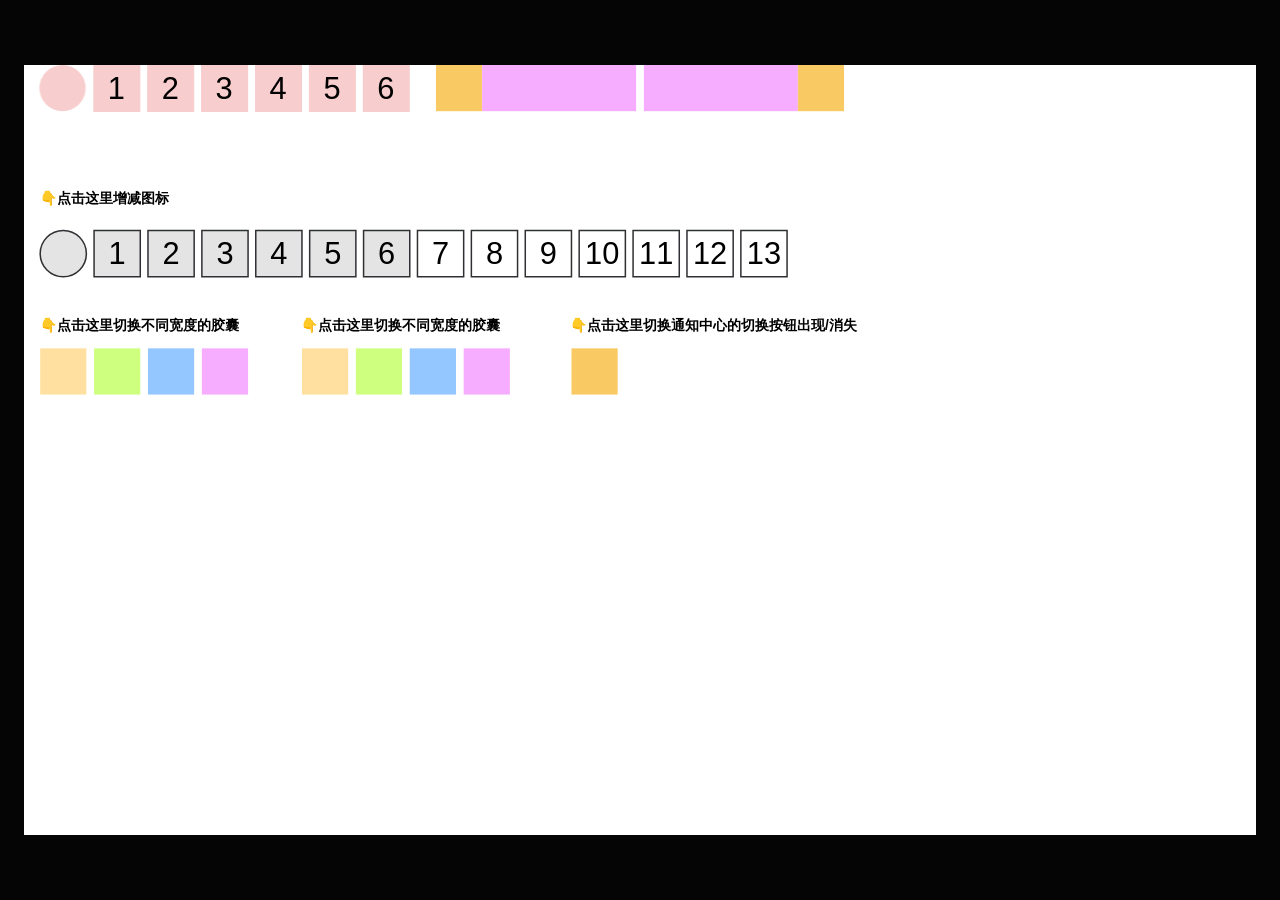
<file: index.html>
<!doctype html>
<html lang="en">
  <head>
    <meta charset="utf-8">
    <meta name="viewport" content="width=device-width, initial-scale=1">
    <title>Auto 3.0 Demo</title>
    <link rel="stylesheet" href="styles.css?v=20260713-hide-reference-1">
    <script src="app.js?v=20260713-hide-reference-1" defer></script>
  </head>
  <body>
    <main class="stage-shell" aria-label="Auto 3.0 interaction demo">
      <svg
        class="demo-canvas"
        viewBox="0 0 1600 1000"
        role="img"
        aria-labelledby="canvas-title"
        data-canvas-width="1600"
        data-canvas-height="1000"
      >
        <title id="canvas-title">Auto 3.0 static interaction canvas</title>

        <rect class="canvas-bg" x="0" y="0" width="1600" height="1000"></rect>

        <g id="status-strip" data-layer="status-strip">
          <g id="status-progress" data-layer="status-progress" data-x="535" data-y="0">
            <rect id="progress-start" class="shape yellow" x="0" y="0" width="60" height="60"></rect>
            <g id="agent-left-capsule-slot" data-slot="left">
              <g class="agent-left-capsule agent-capsule" data-agent-side="left" data-capsule-id="A" data-width="164" data-height="60">
                <rect class="agent-capsule-a" x="0" y="0" width="164" height="60"></rect>
              </g>
              <g class="agent-left-capsule agent-capsule" data-agent-side="left" data-capsule-id="B" data-width="128" data-height="60">
                <rect class="agent-capsule-b" x="0" y="0" width="128" height="60"></rect>
              </g>
              <g class="agent-left-capsule agent-capsule" data-agent-side="left" data-capsule-id="C" data-width="156" data-height="60">
                <rect class="agent-capsule-c" x="0" y="0" width="156" height="60"></rect>
              </g>
              <g class="agent-left-capsule agent-capsule" data-agent-side="left" data-capsule-id="D" data-width="200" data-height="60">
                <rect class="agent-capsule-d" x="0" y="0" width="200" height="60"></rect>
              </g>
            </g>
            <g id="agent-right-capsule-slot" data-slot="right">
              <g class="agent-right-capsule agent-capsule" data-agent-side="right" data-capsule-id="A" data-width="164" data-height="60">
                <rect class="agent-capsule-a" x="0" y="0" width="164" height="60"></rect>
              </g>
              <g class="agent-right-capsule agent-capsule" data-agent-side="right" data-capsule-id="B" data-width="128" data-height="60">
                <rect class="agent-capsule-b" x="0" y="0" width="128" height="60"></rect>
              </g>
              <g class="agent-right-capsule agent-capsule" data-agent-side="right" data-capsule-id="C" data-width="156" data-height="60">
                <rect class="agent-capsule-c" x="0" y="0" width="156" height="60"></rect>
              </g>
              <g class="agent-right-capsule agent-capsule" data-agent-side="right" data-capsule-id="D" data-width="200" data-height="60">
                <rect id="progress-track-2" class="agent-capsule-d" x="0" y="0" width="200" height="60"></rect>
              </g>
            </g>
            <g id="agent-more-slot" data-width="60" data-height="60">
              <g id="agent-more" data-width="60" data-height="60">
                <rect id="progress-end" class="shape yellow" x="0" y="0" width="60" height="60"></rect>
              </g>
            </g>
          </g>

          <g id="icon-list" data-layer="icon-list">
            <g class="icon-slot" data-icon-index="1" data-x="20" data-y="0" data-width="60" data-height="60">
              <g class="icon-frame">
                <circle id="status-avatar" class="shape pink" cx="30" cy="30" r="30"></circle>
              </g>
            </g>
            <g class="icon-slot" data-icon-index="2" data-x="90" data-y="0" data-width="60" data-height="60">
              <g class="icon-frame">
                <rect id="status-chip-1" class="shape pink" x="0" y="0" width="60" height="60"></rect>
              </g>
            </g>
            <g class="icon-slot" data-icon-index="3" data-x="160" data-y="0" data-width="60" data-height="60">
              <g class="icon-frame">
                <rect id="status-chip-2" class="shape pink" x="0" y="0" width="60" height="60"></rect>
              </g>
            </g>
            <g class="icon-slot" data-icon-index="4" data-x="230" data-y="0" data-width="60" data-height="60">
              <g class="icon-frame">
                <rect id="status-chip-3" class="shape pink" x="0" y="0" width="60" height="60"></rect>
              </g>
            </g>
            <g class="icon-slot" data-icon-index="5" data-x="300" data-y="0" data-width="60" data-height="60">
              <g class="icon-frame">
                <rect id="status-chip-4" class="shape pink" x="0" y="0" width="60" height="60"></rect>
              </g>
            </g>
            <g class="icon-slot" data-icon-index="6" data-x="370" data-y="0" data-width="60" data-height="60">
              <g class="icon-frame">
                <rect id="status-chip-5" class="shape pink" x="0" y="0" width="60" height="60"></rect>
              </g>
            </g>
            <g class="icon-slot" data-icon-index="7" data-x="440" data-y="0" data-width="60" data-height="60">
              <g class="icon-frame">
                <rect id="status-chip-6" class="shape pink" x="0" y="0" width="60" height="60"></rect>
              </g>
            </g>
            <g class="icon-slot" data-icon-index="8" data-x="510" data-y="0" data-width="60" data-height="60" data-initial-collapsed="true">
              <g class="icon-frame">
                <rect id="status-chip-7" class="shape pink" x="0" y="0" width="60" height="60"></rect>
              </g>
            </g>
            <g class="icon-slot" data-icon-index="9" data-x="580" data-y="0" data-width="60" data-height="60" data-initial-collapsed="true">
              <g class="icon-frame">
                <rect id="status-chip-8" class="shape pink" x="0" y="0" width="60" height="60"></rect>
              </g>
            </g>
            <g class="icon-slot" data-icon-index="10" data-x="650" data-y="0" data-width="60" data-height="60" data-initial-collapsed="true">
              <g class="icon-frame">
                <rect id="status-chip-9" class="shape pink" x="0" y="0" width="60" height="60"></rect>
              </g>
            </g>
            <g class="icon-slot" data-icon-index="11" data-x="720" data-y="0" data-width="60" data-height="60" data-initial-collapsed="true">
              <g class="icon-frame">
                <rect id="status-chip-10" class="shape pink" x="0" y="0" width="60" height="60"></rect>
              </g>
            </g>
            <g class="icon-slot" data-icon-index="12" data-x="790" data-y="0" data-width="60" data-height="60" data-initial-collapsed="true">
              <g class="icon-frame">
                <rect id="status-chip-11" class="shape pink" x="0" y="0" width="60" height="60"></rect>
              </g>
            </g>
            <g class="icon-slot" data-icon-index="13" data-x="860" data-y="0" data-width="60" data-height="60" data-initial-collapsed="true">
              <g class="icon-frame">
                <rect id="status-chip-12" class="shape pink" x="0" y="0" width="60" height="60"></rect>
              </g>
            </g>
            <g class="icon-slot" data-icon-index="14" data-x="930" data-y="0" data-width="60" data-height="60" data-initial-collapsed="true">
              <g class="icon-frame">
                <rect id="status-chip-13" class="shape pink" x="0" y="0" width="60" height="60"></rect>
              </g>
            </g>
          </g>

          <g id="icon-list-more" data-layer="icon-list-more" data-figma-node-id="1092:145313" data-x="440" data-y="0" data-width="86" data-height="60" aria-hidden="true">
            <g class="more-button">
              <rect class="more-button-bg" data-figma-node-id="1092:145309" x="0" y="0" width="60" height="60"></rect>
            </g>
            <rect class="more-divider" data-figma-node-id="1092:145312" x="84" y="0" width="2" height="60"></rect>
          </g>
        </g>

        <g id="focus-area" data-layer="focus-area" aria-hidden="true" style="display: none;">
          <rect id="focus-block" class="shape violet" x="440" y="103" width="60" height="60"></rect>
          <rect id="focus-caret" class="shape caret" x="524" y="103" width="2" height="60"></rect>
        </g>

        <g id="demo-hints" data-layer="demo-hints" aria-hidden="true">
          <text class="demo-label" x="21" y="166">👇点击这里增减图标</text>
          <text class="demo-label" x="21" y="331">👇点击这里切换不同宽度的胶囊</text>
          <text class="demo-label" x="360" y="331">👇点击这里切换不同宽度的胶囊</text>
          <text class="demo-label" x="709" y="331">👇点击这里切换通知中心的切换按钮出现/消失</text>
        </g>

        <g id="icon-list-simulation" data-layer="icon-list-simulation" aria-label="Icon list simulation controls">
          <g class="simulation-target" data-target-index="1" role="button" tabindex="0" aria-label="Toggle icon frame 1">
            <circle class="simulation-frame" cx="51" cy="245" r="30"></circle>
          </g>
          <g class="simulation-target" data-target-index="2" role="button" tabindex="0" aria-label="Toggle icon frame 2">
            <rect class="simulation-frame" x="91" y="215" width="60" height="60"></rect>
          </g>
          <g class="simulation-target" data-target-index="3" role="button" tabindex="0" aria-label="Toggle icon frame 3">
            <rect class="simulation-frame" x="161" y="215" width="60" height="60"></rect>
          </g>
          <g class="simulation-target" data-target-index="4" role="button" tabindex="0" aria-label="Toggle icon frame 4">
            <rect class="simulation-frame" x="231" y="215" width="60" height="60"></rect>
          </g>
          <g class="simulation-target" data-target-index="5" role="button" tabindex="0" aria-label="Toggle icon frame 5">
            <rect class="simulation-frame" x="301" y="215" width="60" height="60"></rect>
          </g>
          <g class="simulation-target" data-target-index="6" role="button" tabindex="0" aria-label="Toggle icon frame 6">
            <rect class="simulation-frame" x="371" y="215" width="60" height="60"></rect>
          </g>
          <g class="simulation-target" data-target-index="7" role="button" tabindex="0" aria-label="Toggle icon frame 7">
            <rect class="simulation-frame" x="441" y="215" width="60" height="60"></rect>
          </g>
          <g class="simulation-target" data-target-index="8" role="button" tabindex="0" aria-label="Toggle icon frame 8">
            <rect class="simulation-frame" x="511" y="215" width="60" height="60"></rect>
          </g>
          <g class="simulation-target" data-target-index="9" role="button" tabindex="0" aria-label="Toggle icon frame 9">
            <rect class="simulation-frame" x="581" y="215" width="60" height="60"></rect>
          </g>
          <g class="simulation-target" data-target-index="10" role="button" tabindex="0" aria-label="Toggle icon frame 10">
            <rect class="simulation-frame" x="651" y="215" width="60" height="60"></rect>
          </g>
          <g class="simulation-target" data-target-index="11" role="button" tabindex="0" aria-label="Toggle icon frame 11">
            <rect class="simulation-frame" x="721" y="215" width="60" height="60"></rect>
          </g>
          <g class="simulation-target" data-target-index="12" role="button" tabindex="0" aria-label="Toggle icon frame 12">
            <rect class="simulation-frame" x="791" y="215" width="60" height="60"></rect>
          </g>
          <g class="simulation-target" data-target-index="13" role="button" tabindex="0" aria-label="Toggle icon frame 13">
            <rect class="simulation-frame" x="861" y="215" width="60" height="60"></rect>
          </g>
          <g class="simulation-target" data-target-index="14" role="button" tabindex="0" aria-label="Toggle icon frame 14">
            <rect class="simulation-frame" x="931" y="215" width="60" height="60"></rect>
          </g>
        </g>

        <g id="agent-left-controls" data-layer="agent-left-controls" aria-label="Agentbar left capsule controls">
          <g class="agent-left-control" data-agent-left-target="A" role="button" tabindex="0" aria-label="Switch left capsule to A">
            <rect class="agent-control-frame agent-control-a" x="21" y="368" width="60" height="60"></rect>
          </g>
          <g class="agent-left-control" data-agent-left-target="B" role="button" tabindex="0" aria-label="Switch left capsule to B">
            <rect class="agent-control-frame agent-control-b" x="91" y="368" width="60" height="60"></rect>
          </g>
          <g class="agent-left-control" data-agent-left-target="C" role="button" tabindex="0" aria-label="Switch left capsule to C">
            <rect class="agent-control-frame agent-control-c" x="161" y="368" width="60" height="60"></rect>
          </g>
          <g class="agent-left-control" data-agent-left-target="D" role="button" tabindex="0" aria-label="Switch left capsule to D">
            <rect class="agent-control-frame agent-control-d" x="231" y="368" width="60" height="60"></rect>
          </g>
        </g>
        <g id="agent-right-controls" data-layer="agent-right-controls" aria-label="Agentbar right capsule controls">
          <g class="agent-right-control" data-agent-right-target="A" role="button" tabindex="0" aria-label="Switch right capsule to A">
            <rect class="agent-control-frame agent-control-a" x="361" y="368" width="60" height="60"></rect>
          </g>
          <g class="agent-right-control" data-agent-right-target="B" role="button" tabindex="0" aria-label="Switch right capsule to B">
            <rect class="agent-control-frame agent-control-b" x="431" y="368" width="60" height="60"></rect>
          </g>
          <g class="agent-right-control" data-agent-right-target="C" role="button" tabindex="0" aria-label="Switch right capsule to C">
            <rect class="agent-control-frame agent-control-c" x="501" y="368" width="60" height="60"></rect>
          </g>
          <g class="agent-right-control" data-agent-right-target="D" role="button" tabindex="0" aria-label="Switch right capsule to D">
            <rect class="agent-control-frame agent-control-d" x="571" y="368" width="60" height="60"></rect>
          </g>
        </g>
        <g id="agent-more-toggle-control" class="agent-more-toggle-control" data-agent-more-toggle role="button" tabindex="0" aria-label="Toggle agentbar more">
          <rect class="agent-control-frame" x="711" y="368" width="60" height="60"></rect>
        </g>

        <g id="capsule-width-samples" data-layer="capsule-width-samples" aria-hidden="true" style="display: none;">
          <rect class="capsule-sample-a" x="91" y="482" width="164" height="60"></rect>
          <rect class="capsule-sample-b" x="273" y="482" width="128" height="60"></rect>
          <rect class="capsule-sample-c" x="419" y="482" width="156" height="60"></rect>
          <rect class="capsule-sample-d" x="593" y="482" width="200" height="60"></rect>
        </g>
      </svg>
    </main>
  </body>
</html>
</file>
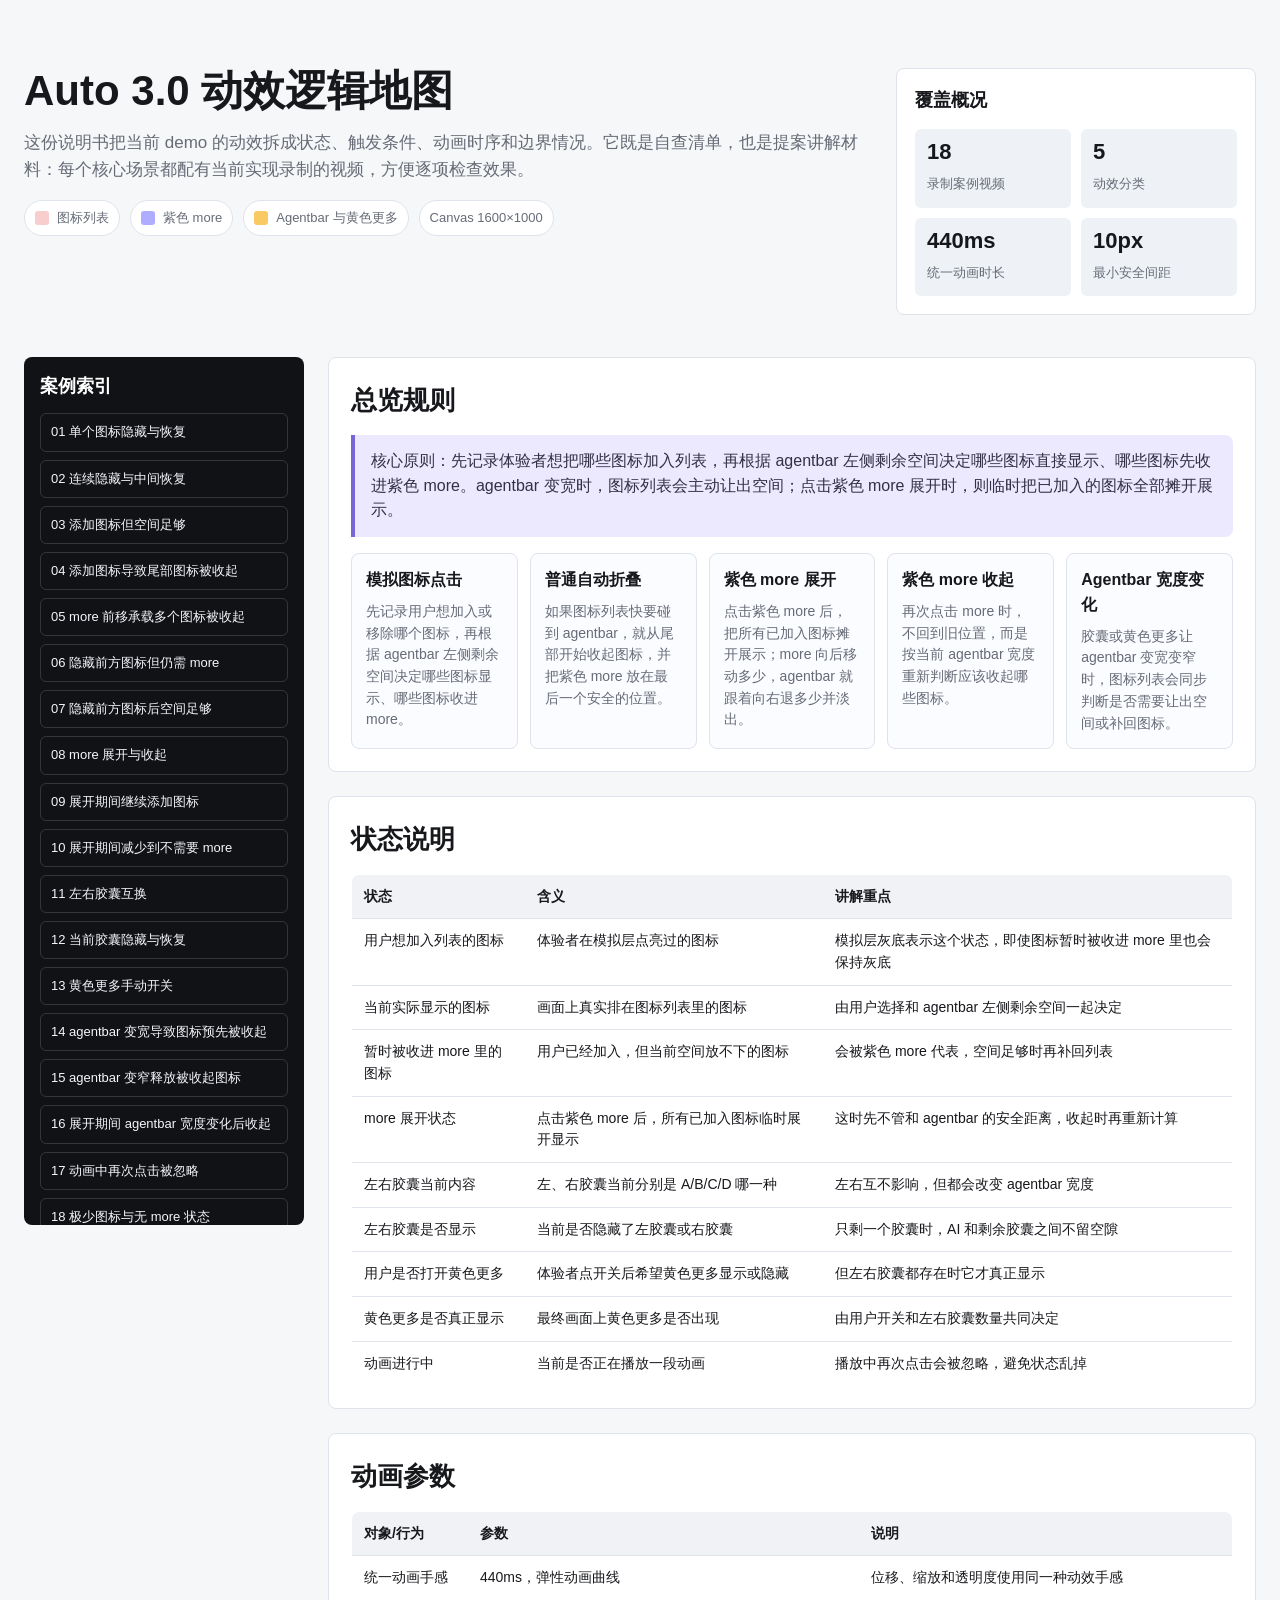
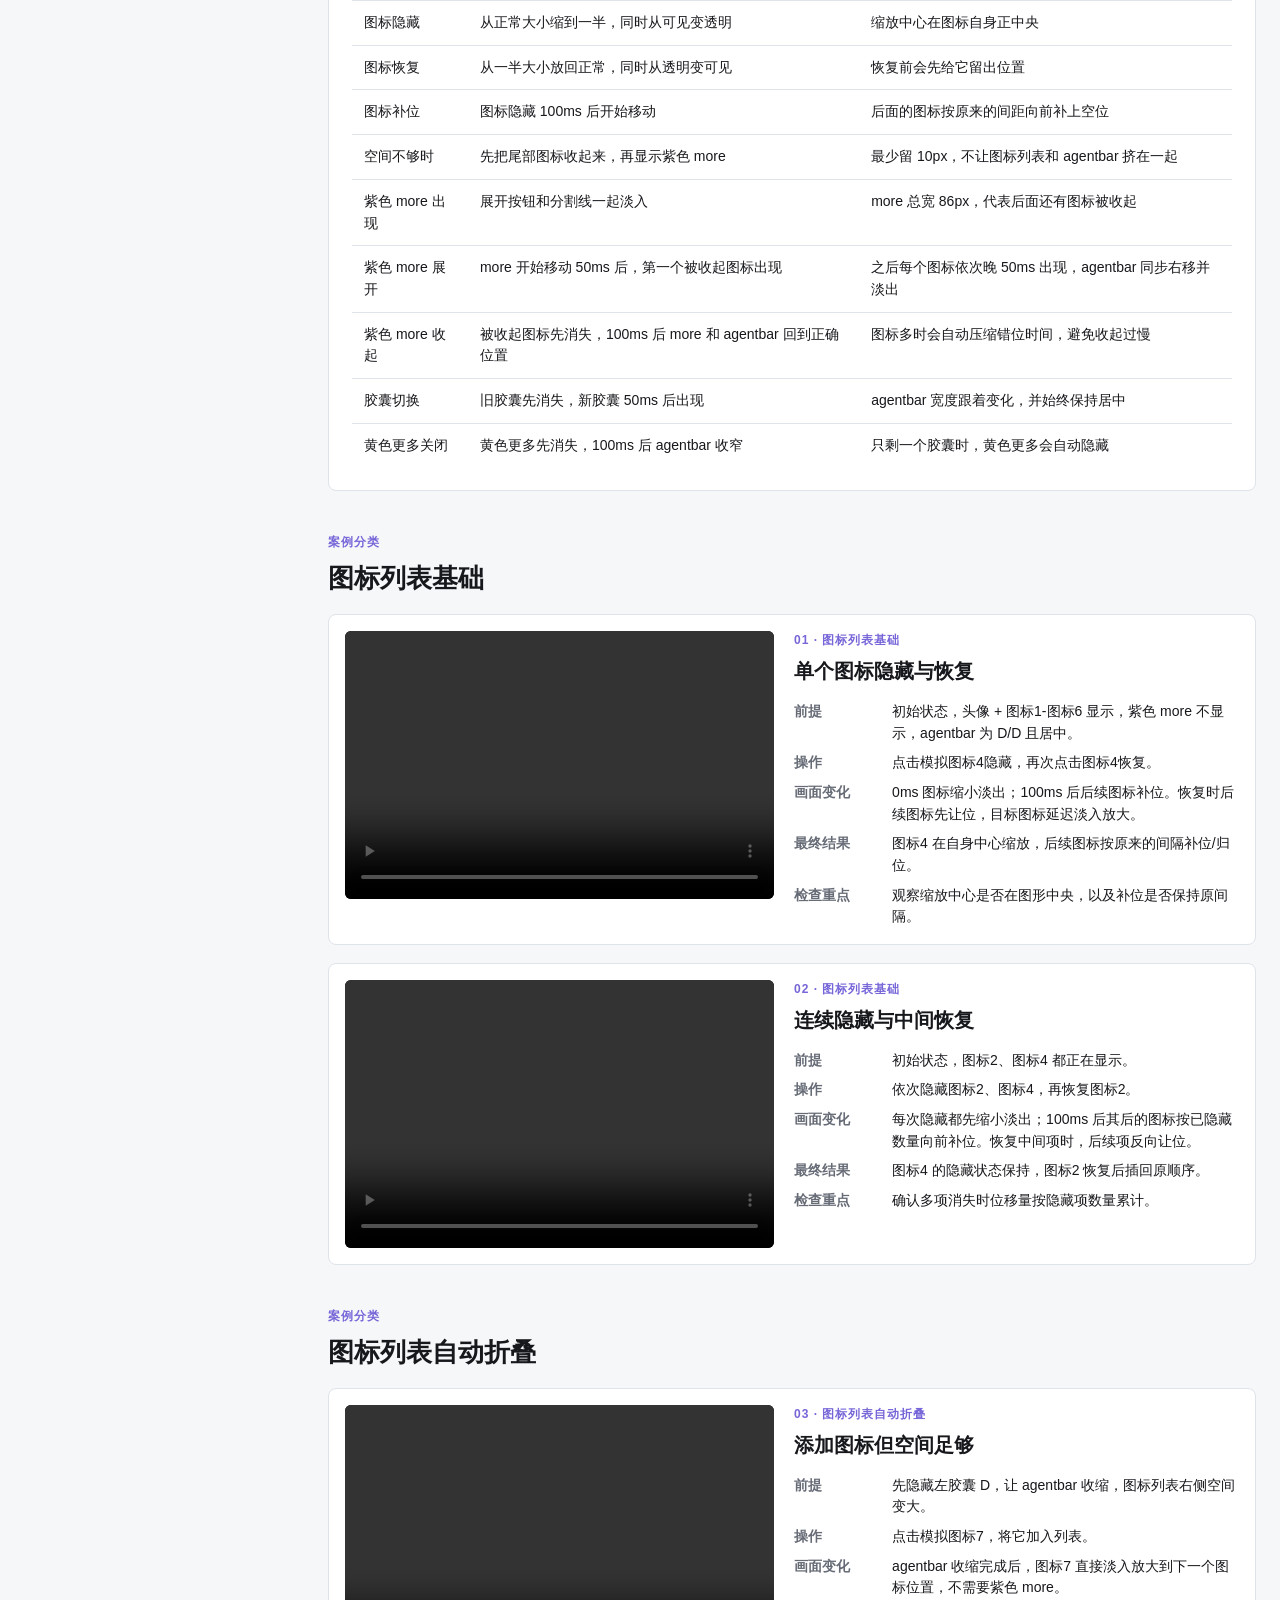
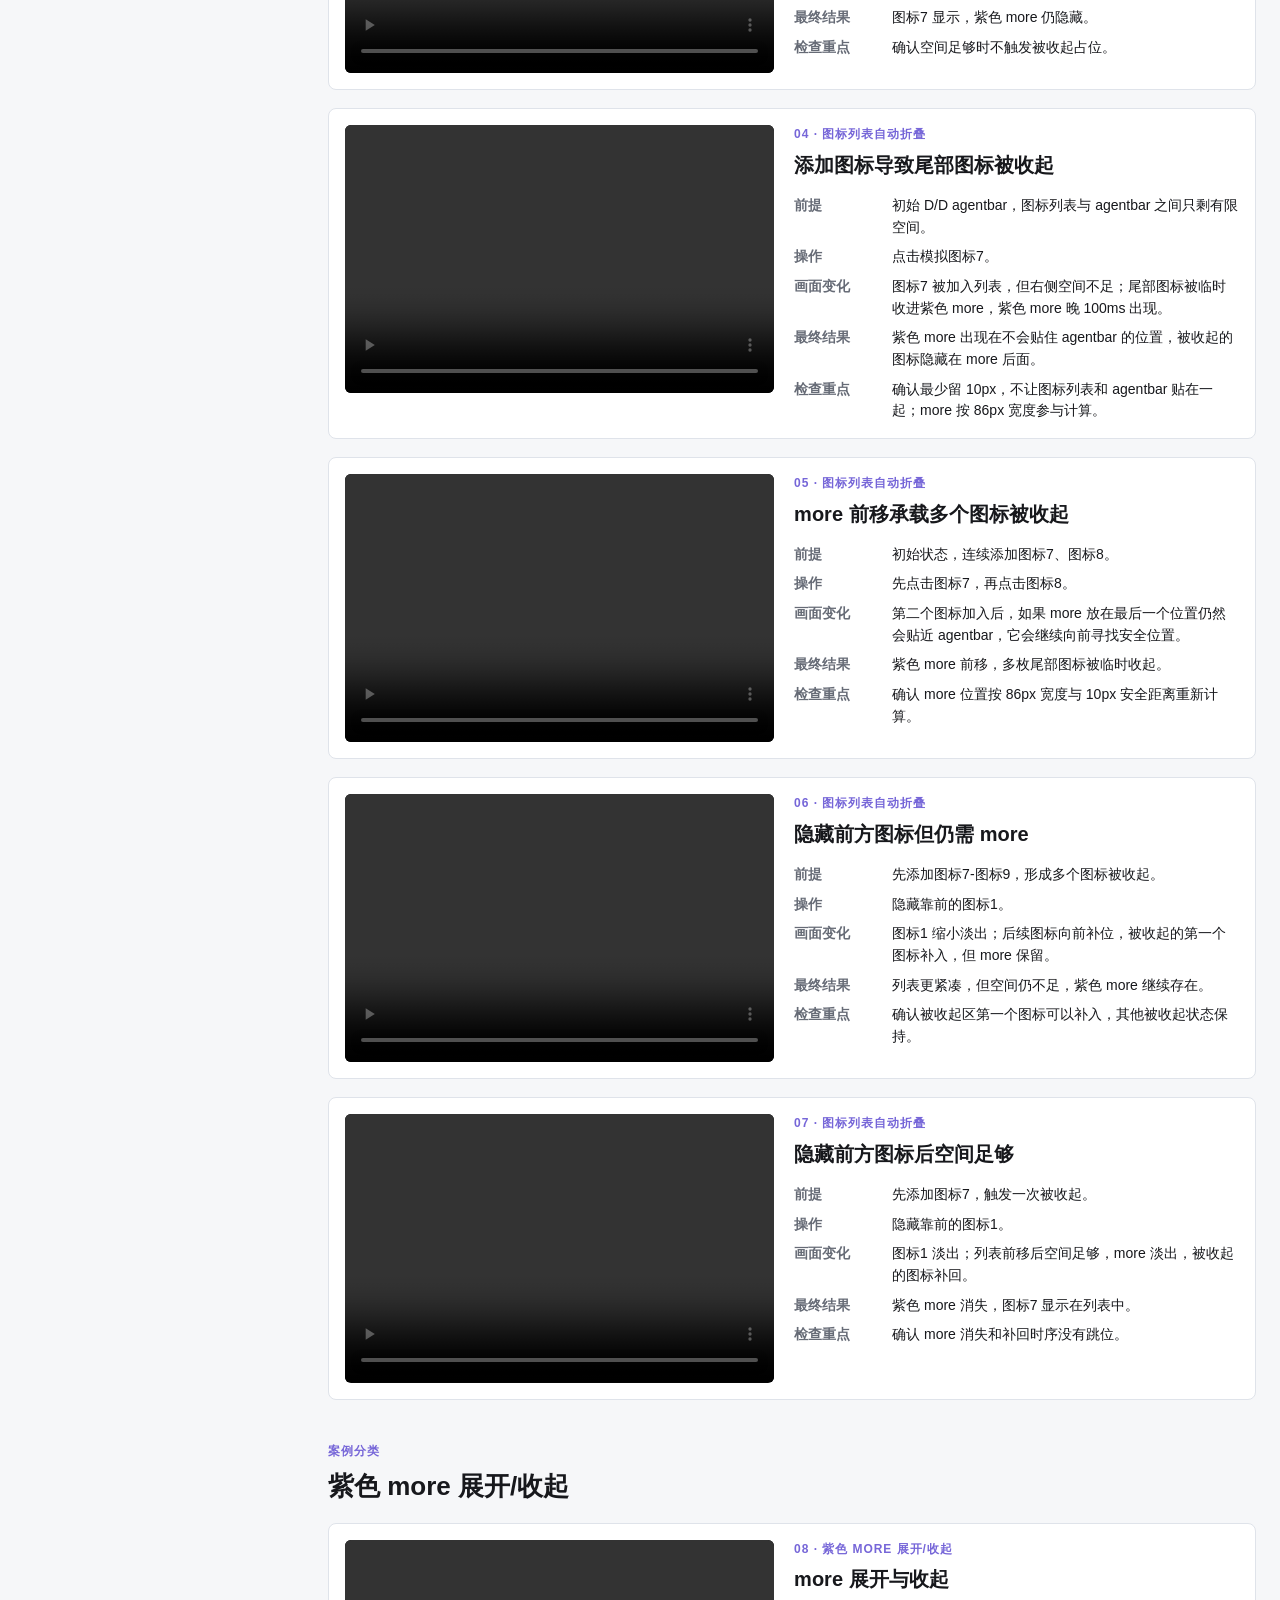
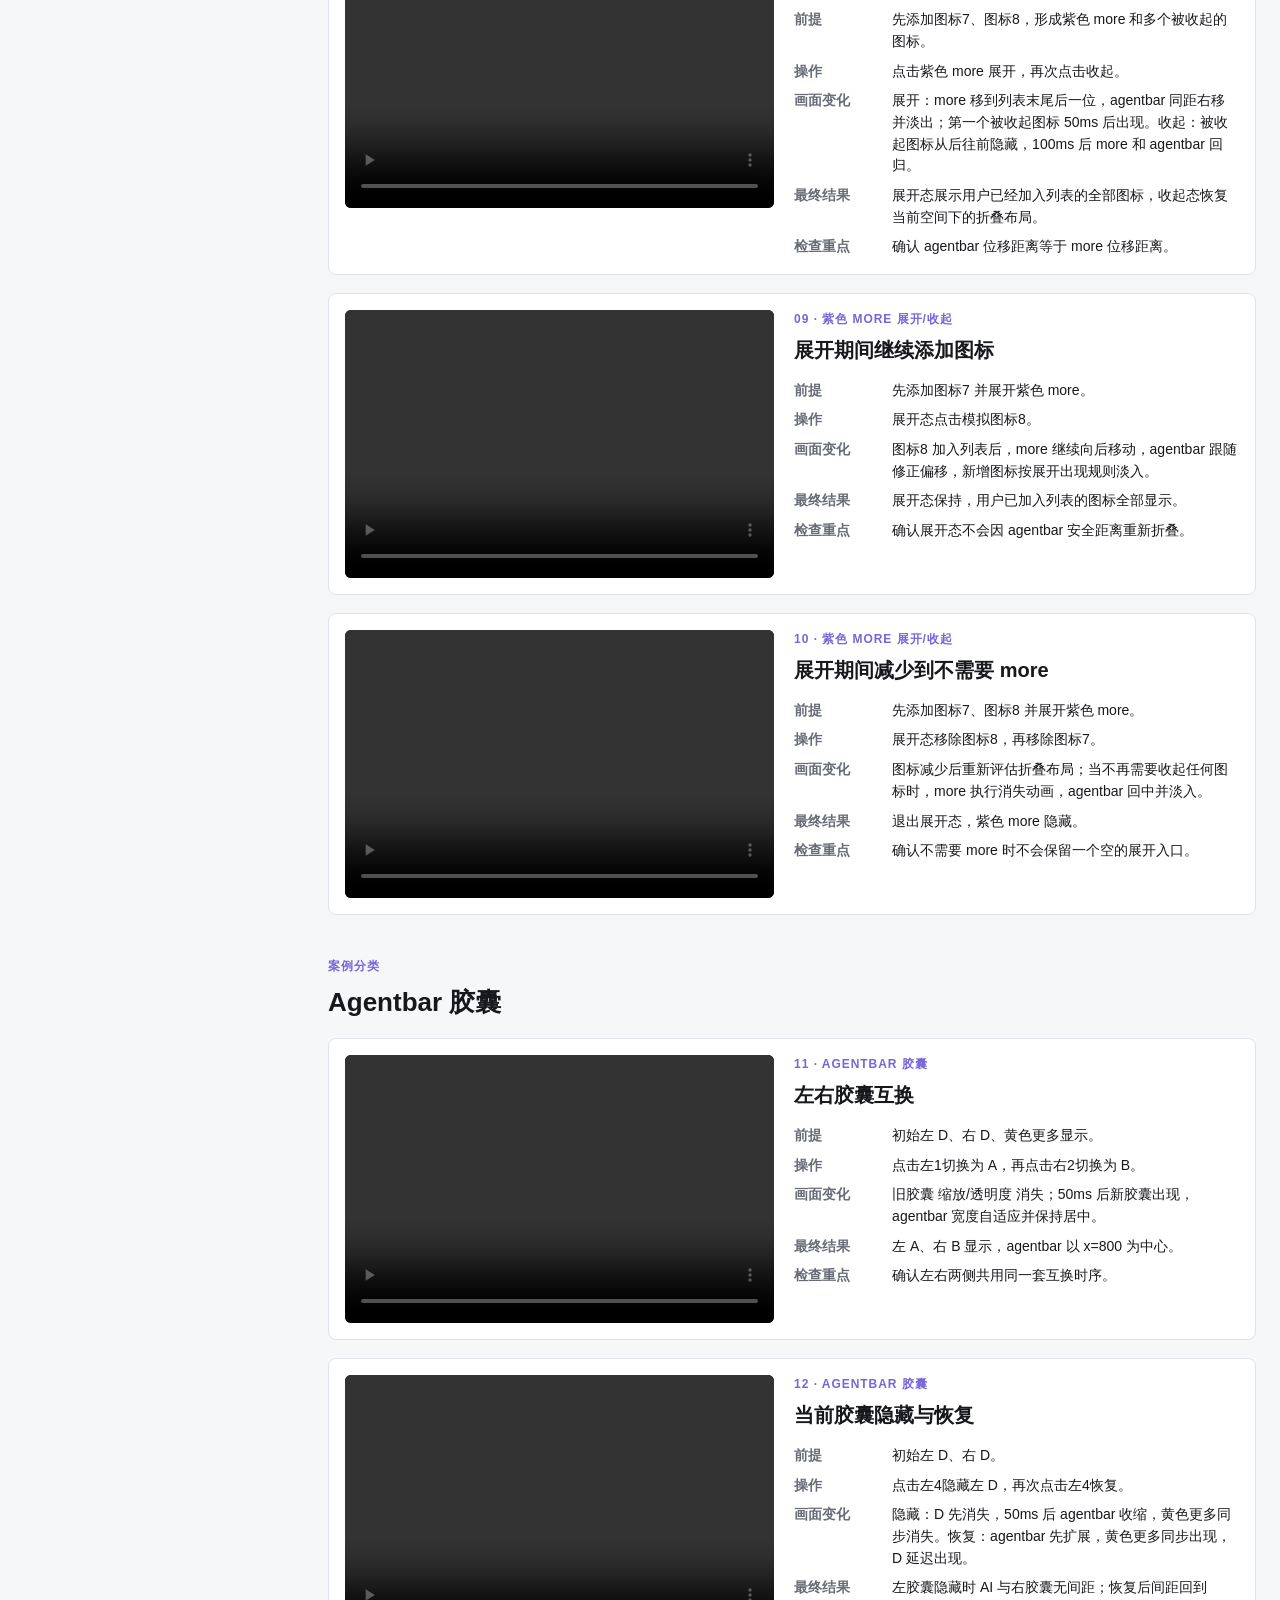
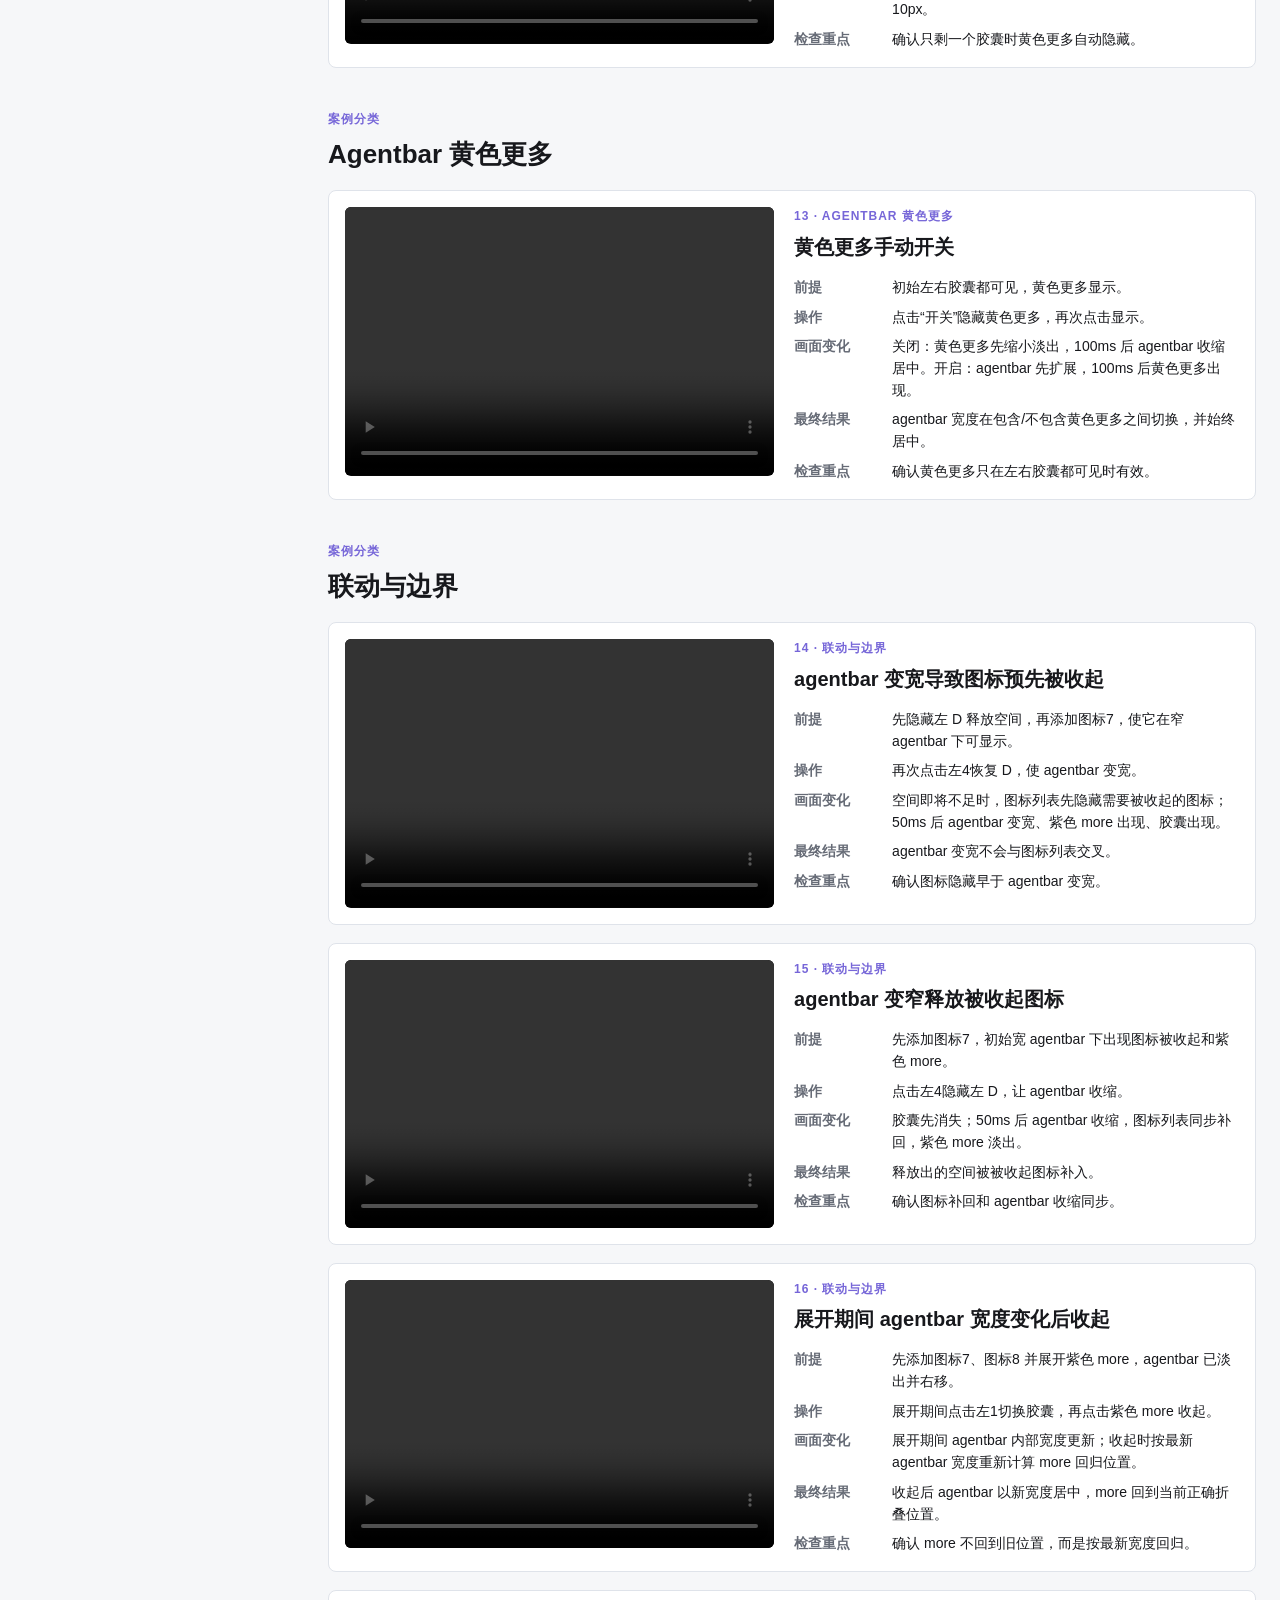
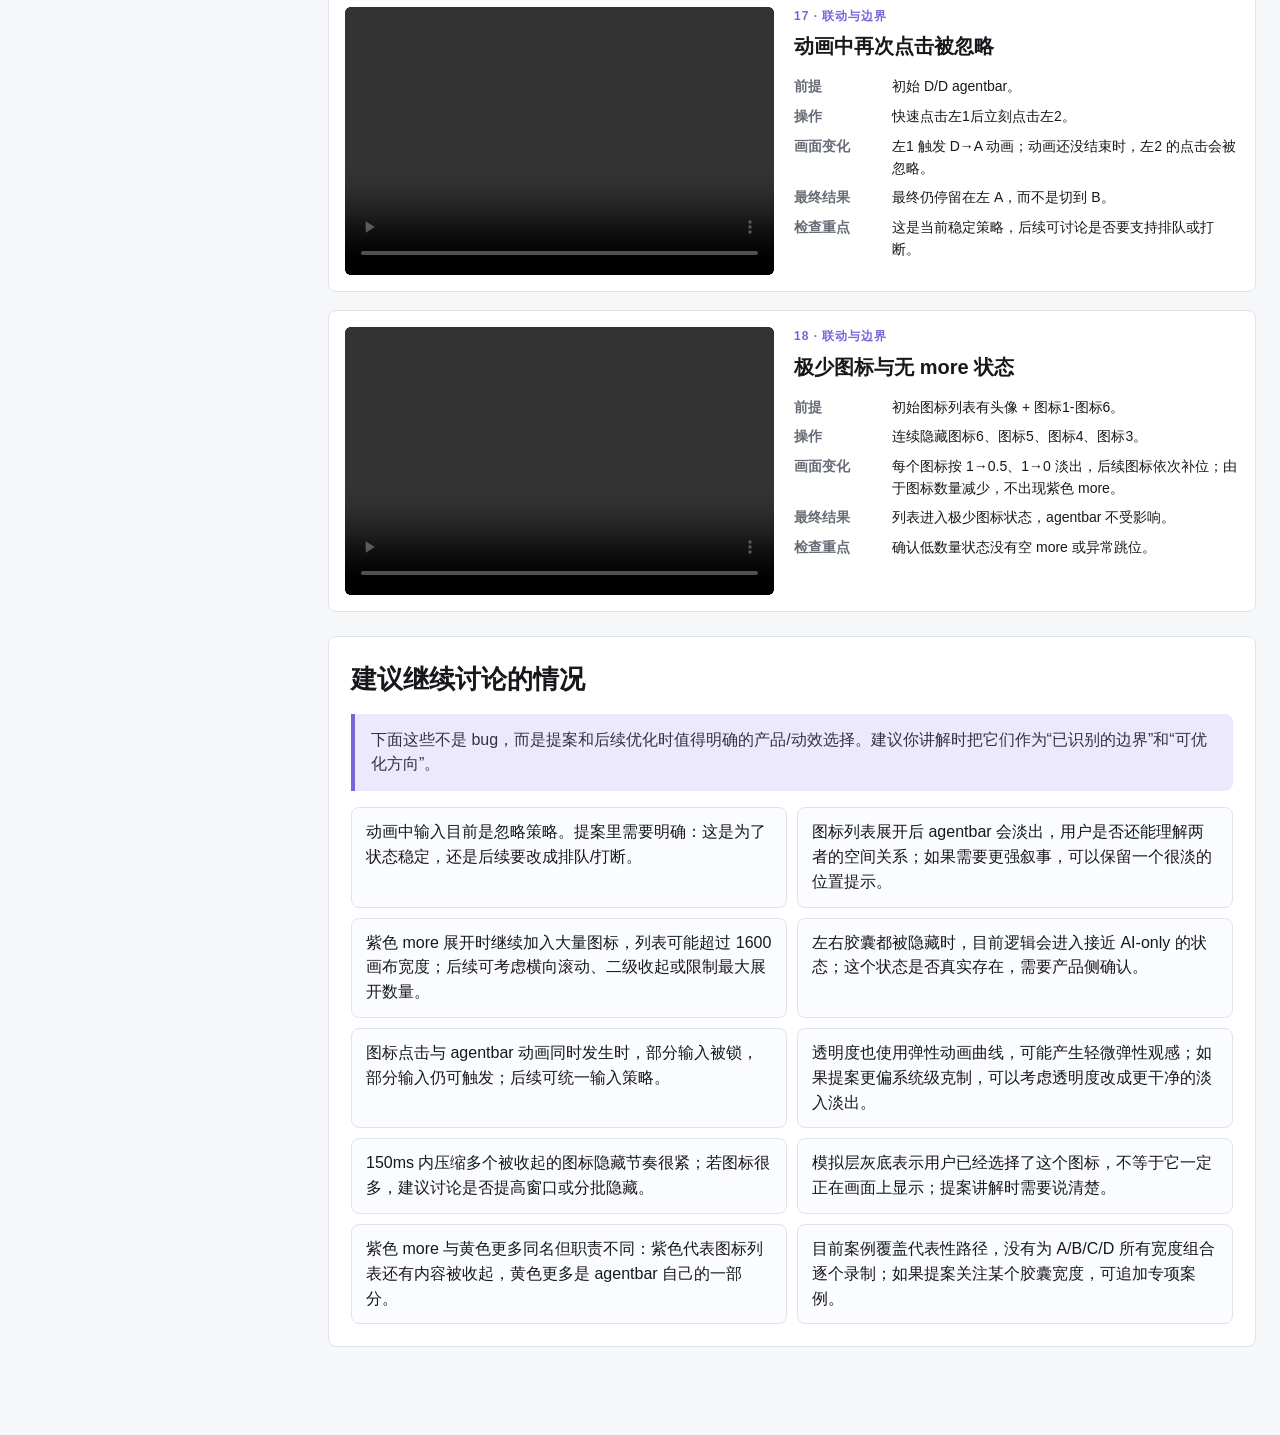
<file: motion-cases.html>
<!doctype html>
<html lang="zh-CN">
  <head>
    <meta charset="utf-8">
    <meta name="viewport" content="width=device-width, initial-scale=1">
    <title>Auto 3.0 动效逻辑地图</title>
    <style>
      :root {
        color-scheme: light;
        --bg: #f6f7f9;
        --panel: #ffffff;
        --ink: #17181c;
        --muted: #666b76;
        --line: #dfe3ea;
        --soft: #eef1f6;
        --accent: #7666d8;
        --accent-soft: #ece9ff;
        --pink: #f7cdcd;
        --yellow: #f9ca64;
        --violet: #afadff;
      }

      * { box-sizing: border-box; }
      html { scroll-behavior: smooth; }
      body {
        margin: 0;
        background: var(--bg);
        color: var(--ink);
        font-family: -apple-system, BlinkMacSystemFont, "SF Pro Text", "PingFang SC", "Microsoft YaHei", sans-serif;
        line-height: 1.55;
      }

      .page {
        width: min(1500px, calc(100vw - 48px));
        margin: 0 auto;
        padding: 40px 0 64px;
      }

      .content-layout {
        display: grid;
        grid-template-columns: 280px minmax(0, 1fr);
        gap: 24px;
        align-items: start;
      }

      .content-main {
        min-width: 0;
      }

      .hero {
        display: grid;
        grid-template-columns: 1fr 360px;
        gap: 32px;
        align-items: start;
        padding: 28px 0 18px;
      }

      h1, h2, h3, p { margin-top: 0; }
      h1 {
        font-size: 42px;
        line-height: 1.1;
        margin-bottom: 16px;
        letter-spacing: 0;
      }
      h2 {
        font-size: 26px;
        margin-bottom: 14px;
        letter-spacing: 0;
      }
      h3 {
        font-size: 20px;
        margin-bottom: 14px;
        letter-spacing: 0;
      }

      .lead {
        max-width: 850px;
        color: var(--muted);
        font-size: 17px;
      }

      .meta-panel, .panel, .case-card {
        background: var(--panel);
        border: 1px solid var(--line);
        border-radius: 8px;
      }

      .meta-panel {
        padding: 18px;
      }

      .meta-panel h2 {
        font-size: 18px;
      }

      .stat-grid {
        display: grid;
        grid-template-columns: repeat(2, minmax(0, 1fr));
        gap: 10px;
      }

      .stat {
        min-height: 76px;
        padding: 12px;
        border-radius: 6px;
        background: var(--soft);
      }

      .stat strong {
        display: block;
        font-size: 22px;
        line-height: 1;
        margin-bottom: 8px;
      }

      .stat span {
        color: var(--muted);
        font-size: 13px;
      }

      .nav-panel {
        position: sticky;
        top: 16px;
        max-height: calc(100vh - 32px);
        overflow: auto;
        margin: 24px 0 0;
        padding: 16px;
        background: #111216;
        border-radius: 8px;
      }

      .nav-panel h2 {
        color: #fff;
        font-size: 18px;
        margin-bottom: 12px;
      }

      .case-nav {
        display: flex;
        flex-direction: column;
        gap: 8px;
      }

      .case-nav a {
        min-height: 36px;
        display: flex;
        align-items: center;
        color: #f5f6fb;
        text-decoration: none;
        border: 1px solid rgba(255,255,255,.15);
        border-radius: 6px;
        padding: 8px 10px;
        font-size: 13px;
      }

      .case-nav a:hover {
        border-color: var(--accent);
        background: rgba(118, 102, 216, .18);
      }

      .panel {
        margin: 24px 0;
        padding: 22px;
      }

      .panel-grid {
        display: grid;
        grid-template-columns: repeat(5, minmax(0, 1fr));
        gap: 12px;
      }

      .logic-tile {
        min-height: 156px;
        padding: 14px;
        border: 1px solid var(--line);
        border-radius: 8px;
        background: #fbfcff;
      }

      .logic-tile h3 {
        font-size: 16px;
        margin-bottom: 8px;
      }

      .logic-tile p {
        color: var(--muted);
        font-size: 14px;
        margin: 0;
      }

      table {
        width: 100%;
        border-collapse: collapse;
        overflow: hidden;
        border: 1px solid var(--line);
        border-radius: 8px;
        font-size: 14px;
      }

      th, td {
        border-bottom: 1px solid var(--line);
        padding: 11px 12px;
        text-align: left;
        vertical-align: top;
      }

      th {
        background: #f0f2f6;
        font-weight: 700;
      }

      tr:last-child td {
        border-bottom: 0;
      }

      .section-heading {
        margin: 42px 0 16px;
      }

      .section-heading p, .case-kicker {
        color: var(--accent);
        font-size: 12px;
        font-weight: 700;
        letter-spacing: .08em;
        text-transform: uppercase;
        margin-bottom: 6px;
      }

      .case-list {
        display: grid;
        gap: 18px;
      }

      .case-card {
        display: grid;
        grid-template-columns: minmax(420px, 48%) 1fr;
        gap: 20px;
        padding: 16px;
        scroll-margin-top: 24px;
      }

      .case-video {
        background: #050505;
        border-radius: 6px;
        overflow: hidden;
        aspect-ratio: 16 / 10;
      }

      video {
        display: block;
        width: 100%;
        height: 100%;
        object-fit: contain;
        background: #050505;
      }

      dl {
        display: grid;
        grid-template-columns: 86px 1fr;
        gap: 8px 12px;
        margin: 0;
        font-size: 14px;
      }

      dt {
        color: var(--muted);
        font-weight: 700;
      }

      dd {
        margin: 0;
      }

      .callout {
        border-left: 4px solid var(--accent);
        background: var(--accent-soft);
        padding: 14px 16px;
        border-radius: 0 8px 8px 0;
        color: #333044;
      }

      .open-list {
        display: grid;
        grid-template-columns: repeat(2, minmax(0, 1fr));
        gap: 10px;
        margin: 0;
        padding: 0;
        list-style: none;
      }

      .open-list li {
        padding: 12px 14px;
        background: #fbfcff;
        border: 1px solid var(--line);
        border-radius: 8px;
      }

      .legend {
        display: flex;
        gap: 10px;
        flex-wrap: wrap;
        margin-top: 14px;
      }

      .chip {
        display: inline-flex;
        align-items: center;
        gap: 8px;
        padding: 7px 10px;
        border: 1px solid var(--line);
        border-radius: 999px;
        background: #fff;
        color: var(--muted);
        font-size: 13px;
      }

      .swatch {
        width: 14px;
        height: 14px;
        border-radius: 3px;
      }

      @media (max-width: 980px) {
        .page { width: min(100vw - 28px, 760px); padding-top: 20px; }
        .hero, .case-card, .content-layout { grid-template-columns: 1fr; }
        .nav-panel { position: static; max-height: none; margin-top: 10px; }
        .panel-grid, .case-nav, .open-list { grid-template-columns: 1fr; }
        h1 { font-size: 32px; }
        dl { grid-template-columns: 72px 1fr; }
      }
    </style>
  </head>
  <body>
    <main class="page">
      <section class="hero">
        <div>
          <h1>Auto 3.0 动效逻辑地图</h1>
          <p class="lead">这份说明书把当前 demo 的动效拆成状态、触发条件、动画时序和边界情况。它既是自查清单，也是提案讲解材料：每个核心场景都配有当前实现录制的视频，方便逐项检查效果。</p>
          <div class="legend">
            <span class="chip"><span class="swatch" style="background: var(--pink)"></span>图标列表</span>
            <span class="chip"><span class="swatch" style="background: var(--violet)"></span>紫色 more</span>
            <span class="chip"><span class="swatch" style="background: var(--yellow)"></span>Agentbar 与黄色更多</span>
            <span class="chip">Canvas 1600×1000</span>
          </div>
        </div>
        <aside class="meta-panel">
          <h2>覆盖概况</h2>
          <div class="stat-grid">
            <div class="stat"><strong>18</strong><span>录制案例视频</span></div>
            <div class="stat"><strong>5</strong><span>动效分类</span></div>
          <div class="stat"><strong>440ms</strong><span>统一动画时长</span></div>
          <div class="stat"><strong>10px</strong><span>最小安全间距</span></div>
          </div>
        </aside>
      </section>

      <div class="content-layout">
        <aside class="nav-panel">
          <h2>案例索引</h2>
          <nav class="case-nav"><a href="#case-01-icon-hide-restore">01 单个图标隐藏与恢复</a><a href="#case-02-multiple-hide-middle-restore">02 连续隐藏与中间恢复</a><a href="#case-03-add-space-enough">03 添加图标但空间足够</a><a href="#case-04-add-overflow-more">04 添加图标导致尾部图标被收起</a><a href="#case-05-more-moves-forward">05 more 前移承载多个图标被收起</a><a href="#case-06-hide-front-still-overflow">06 隐藏前方图标但仍需 more</a><a href="#case-07-hide-front-enough">07 隐藏前方图标后空间足够</a><a href="#case-08-purple-more-expand-collapse">08 more 展开与收起</a><a href="#case-09-expanded-add-icon">09 展开期间继续添加图标</a><a href="#case-10-expanded-remove-no-more">10 展开期间减少到不需要 more</a><a href="#case-11-capsule-switches">11 左右胶囊互换</a><a href="#case-12-capsule-hide-restore">12 当前胶囊隐藏与恢复</a><a href="#case-13-yellow-more-toggle">13 黄色更多手动开关</a><a href="#case-14-agent-grow-forces-overflow">14 agentbar 变宽导致图标预先被收起</a><a href="#case-15-agent-shrink-releases-overflow">15 agentbar 变窄释放被收起图标</a><a href="#case-16-expanded-agent-change-collapse">16 展开期间 agentbar 宽度变化后收起</a><a href="#case-17-busy-click-ignored">17 动画中再次点击被忽略</a><a href="#case-18-empty-minimal-state">18 极少图标与无 more 状态</a></nav>
        </aside>

        <div class="content-main">
          <section class="panel">
            <h2>总览规则</h2>
            <p class="callout">核心原则：先记录体验者想把哪些图标加入列表，再根据 agentbar 左侧剩余空间决定哪些图标直接显示、哪些图标先收进紫色 more。agentbar 变宽时，图标列表会主动让出空间；点击紫色 more 展开时，则临时把已加入的图标全部摊开展示。</p>
            <div class="panel-grid">
              <div class="logic-tile"><h3>模拟图标点击</h3><p>先记录用户想加入或移除哪个图标，再根据 agentbar 左侧剩余空间决定哪些图标显示、哪些图标收进 more。</p></div><div class="logic-tile"><h3>普通自动折叠</h3><p>如果图标列表快要碰到 agentbar，就从尾部开始收起图标，并把紫色 more 放在最后一个安全的位置。</p></div><div class="logic-tile"><h3>紫色 more 展开</h3><p>点击紫色 more 后，把所有已加入图标摊开展示；more 向后移动多少，agentbar 就跟着向右退多少并淡出。</p></div><div class="logic-tile"><h3>紫色 more 收起</h3><p>再次点击 more 时，不回到旧位置，而是按当前 agentbar 宽度重新判断应该收起哪些图标。</p></div><div class="logic-tile"><h3>Agentbar 宽度变化</h3><p>胶囊或黄色更多让 agentbar 变宽变窄时，图标列表会同步判断是否需要让出空间或补回图标。</p></div>
            </div>
          </section>

          <section class="panel">
            <h2>状态说明</h2>
            
    <table>
      <thead><tr><th>状态</th><th>含义</th><th>讲解重点</th></tr></thead>
      <tbody>
        <tr><td>用户想加入列表的图标</td><td>体验者在模拟层点亮过的图标</td><td>模拟层灰底表示这个状态，即使图标暂时被收进 more 里也会保持灰底</td></tr><tr><td>当前实际显示的图标</td><td>画面上真实排在图标列表里的图标</td><td>由用户选择和 agentbar 左侧剩余空间一起决定</td></tr><tr><td>暂时被收进 more 里的图标</td><td>用户已经加入，但当前空间放不下的图标</td><td>会被紫色 more 代表，空间足够时再补回列表</td></tr><tr><td>more 展开状态</td><td>点击紫色 more 后，所有已加入图标临时展开显示</td><td>这时先不管和 agentbar 的安全距离，收起时再重新计算</td></tr><tr><td>左右胶囊当前内容</td><td>左、右胶囊当前分别是 A/B/C/D 哪一种</td><td>左右互不影响，但都会改变 agentbar 宽度</td></tr><tr><td>左右胶囊是否显示</td><td>当前是否隐藏了左胶囊或右胶囊</td><td>只剩一个胶囊时，AI 和剩余胶囊之间不留空隙</td></tr><tr><td>用户是否打开黄色更多</td><td>体验者点开关后希望黄色更多显示或隐藏</td><td>但左右胶囊都存在时它才真正显示</td></tr><tr><td>黄色更多是否真正显示</td><td>最终画面上黄色更多是否出现</td><td>由用户开关和左右胶囊数量共同决定</td></tr><tr><td>动画进行中</td><td>当前是否正在播放一段动画</td><td>播放中再次点击会被忽略，避免状态乱掉</td></tr>
      </tbody>
    </table>
          </section>

          <section class="panel">
            <h2>动画参数</h2>
            
    <table>
      <thead><tr><th>对象/行为</th><th>参数</th><th>说明</th></tr></thead>
      <tbody>
        <tr><td>统一动画手感</td><td>440ms，弹性动画曲线</td><td>位移、缩放和透明度使用同一种动效手感</td></tr><tr><td>图标隐藏</td><td>从正常大小缩到一半，同时从可见变透明</td><td>缩放中心在图标自身正中央</td></tr><tr><td>图标恢复</td><td>从一半大小放回正常，同时从透明变可见</td><td>恢复前会先给它留出位置</td></tr><tr><td>图标补位</td><td>图标隐藏 100ms 后开始移动</td><td>后面的图标按原来的间距向前补上空位</td></tr><tr><td>空间不够时</td><td>先把尾部图标收起来，再显示紫色 more</td><td>最少留 10px，不让图标列表和 agentbar 挤在一起</td></tr><tr><td>紫色 more 出现</td><td>展开按钮和分割线一起淡入</td><td>more 总宽 86px，代表后面还有图标被收起</td></tr><tr><td>紫色 more 展开</td><td>more 开始移动 50ms 后，第一个被收起图标出现</td><td>之后每个图标依次晚 50ms 出现，agentbar 同步右移并淡出</td></tr><tr><td>紫色 more 收起</td><td>被收起图标先消失，100ms 后 more 和 agentbar 回到正确位置</td><td>图标多时会自动压缩错位时间，避免收起过慢</td></tr><tr><td>胶囊切换</td><td>旧胶囊先消失，新胶囊 50ms 后出现</td><td>agentbar 宽度跟着变化，并始终保持居中</td></tr><tr><td>黄色更多关闭</td><td>黄色更多先消失，100ms 后 agentbar 收窄</td><td>只剩一个胶囊时，黄色更多会自动隐藏</td></tr>
      </tbody>
    </table>
          </section>

          
      <section class="case-section">
        <div class="section-heading">
          <p>案例分类</p>
          <h2>图标列表基础</h2>
        </div>
        <div class="case-list">
          
    <article class="case-card" id="case-01-icon-hide-restore">
      <div class="case-video">
        <video src="assets/case-videos/case-01-icon-hide-restore.mp4?v=black20" controls muted playsinline preload="metadata"></video>
      </div>
      <div class="case-copy">
        <div class="case-kicker">01 · 图标列表基础</div>
        <h3>单个图标隐藏与恢复</h3>
        <dl>
          <dt>前提</dt><dd>初始状态，头像 + 图标1-图标6 显示，紫色 more 不显示，agentbar 为 D/D 且居中。</dd>
          <dt>操作</dt><dd>点击模拟图标4隐藏，再次点击图标4恢复。</dd>
          <dt>画面变化</dt><dd>0ms 图标缩小淡出；100ms 后后续图标补位。恢复时后续图标先让位，目标图标延迟淡入放大。</dd>
          <dt>最终结果</dt><dd>图标4 在自身中心缩放，后续图标按原来的间隔补位/归位。</dd>
          <dt>检查重点</dt><dd>观察缩放中心是否在图形中央，以及补位是否保持原间隔。</dd>
        </dl>
      </div>
    </article>
    <article class="case-card" id="case-02-multiple-hide-middle-restore">
      <div class="case-video">
        <video src="assets/case-videos/case-02-multiple-hide-middle-restore.mp4?v=black20" controls muted playsinline preload="metadata"></video>
      </div>
      <div class="case-copy">
        <div class="case-kicker">02 · 图标列表基础</div>
        <h3>连续隐藏与中间恢复</h3>
        <dl>
          <dt>前提</dt><dd>初始状态，图标2、图标4 都正在显示。</dd>
          <dt>操作</dt><dd>依次隐藏图标2、图标4，再恢复图标2。</dd>
          <dt>画面变化</dt><dd>每次隐藏都先缩小淡出；100ms 后其后的图标按已隐藏数量向前补位。恢复中间项时，后续项反向让位。</dd>
          <dt>最终结果</dt><dd>图标4 的隐藏状态保持，图标2 恢复后插回原顺序。</dd>
          <dt>检查重点</dt><dd>确认多项消失时位移量按隐藏项数量累计。</dd>
        </dl>
      </div>
    </article>
        </div>
      </section>
      <section class="case-section">
        <div class="section-heading">
          <p>案例分类</p>
          <h2>图标列表自动折叠</h2>
        </div>
        <div class="case-list">
          
    <article class="case-card" id="case-03-add-space-enough">
      <div class="case-video">
        <video src="assets/case-videos/case-03-add-space-enough.mp4?v=black20" controls muted playsinline preload="metadata"></video>
      </div>
      <div class="case-copy">
        <div class="case-kicker">03 · 图标列表自动折叠</div>
        <h3>添加图标但空间足够</h3>
        <dl>
          <dt>前提</dt><dd>先隐藏左胶囊 D，让 agentbar 收缩，图标列表右侧空间变大。</dd>
          <dt>操作</dt><dd>点击模拟图标7，将它加入列表。</dd>
          <dt>画面变化</dt><dd>agentbar 收缩完成后，图标7 直接淡入放大到下一个图标位置，不需要紫色 more。</dd>
          <dt>最终结果</dt><dd>图标7 显示，紫色 more 仍隐藏。</dd>
          <dt>检查重点</dt><dd>确认空间足够时不触发被收起占位。</dd>
        </dl>
      </div>
    </article>
    <article class="case-card" id="case-04-add-overflow-more">
      <div class="case-video">
        <video src="assets/case-videos/case-04-add-overflow-more.mp4?v=black20" controls muted playsinline preload="metadata"></video>
      </div>
      <div class="case-copy">
        <div class="case-kicker">04 · 图标列表自动折叠</div>
        <h3>添加图标导致尾部图标被收起</h3>
        <dl>
          <dt>前提</dt><dd>初始 D/D agentbar，图标列表与 agentbar 之间只剩有限空间。</dd>
          <dt>操作</dt><dd>点击模拟图标7。</dd>
          <dt>画面变化</dt><dd>图标7 被加入列表，但右侧空间不足；尾部图标被临时收进紫色 more，紫色 more 晚 100ms 出现。</dd>
          <dt>最终结果</dt><dd>紫色 more 出现在不会贴住 agentbar 的位置，被收起的图标隐藏在 more 后面。</dd>
          <dt>检查重点</dt><dd>确认最少留 10px，不让图标列表和 agentbar 贴在一起；more 按 86px 宽度参与计算。</dd>
        </dl>
      </div>
    </article>
    <article class="case-card" id="case-05-more-moves-forward">
      <div class="case-video">
        <video src="assets/case-videos/case-05-more-moves-forward.mp4?v=black20" controls muted playsinline preload="metadata"></video>
      </div>
      <div class="case-copy">
        <div class="case-kicker">05 · 图标列表自动折叠</div>
        <h3>more 前移承载多个图标被收起</h3>
        <dl>
          <dt>前提</dt><dd>初始状态，连续添加图标7、图标8。</dd>
          <dt>操作</dt><dd>先点击图标7，再点击图标8。</dd>
          <dt>画面变化</dt><dd>第二个图标加入后，如果 more 放在最后一个位置仍然会贴近 agentbar，它会继续向前寻找安全位置。</dd>
          <dt>最终结果</dt><dd>紫色 more 前移，多枚尾部图标被临时收起。</dd>
          <dt>检查重点</dt><dd>确认 more 位置按 86px 宽度与 10px 安全距离重新计算。</dd>
        </dl>
      </div>
    </article>
    <article class="case-card" id="case-06-hide-front-still-overflow">
      <div class="case-video">
        <video src="assets/case-videos/case-06-hide-front-still-overflow.mp4?v=black20" controls muted playsinline preload="metadata"></video>
      </div>
      <div class="case-copy">
        <div class="case-kicker">06 · 图标列表自动折叠</div>
        <h3>隐藏前方图标但仍需 more</h3>
        <dl>
          <dt>前提</dt><dd>先添加图标7-图标9，形成多个图标被收起。</dd>
          <dt>操作</dt><dd>隐藏靠前的图标1。</dd>
          <dt>画面变化</dt><dd>图标1 缩小淡出；后续图标向前补位，被收起的第一个图标补入，但 more 保留。</dd>
          <dt>最终结果</dt><dd>列表更紧凑，但空间仍不足，紫色 more 继续存在。</dd>
          <dt>检查重点</dt><dd>确认被收起区第一个图标可以补入，其他被收起状态保持。</dd>
        </dl>
      </div>
    </article>
    <article class="case-card" id="case-07-hide-front-enough">
      <div class="case-video">
        <video src="assets/case-videos/case-07-hide-front-enough.mp4?v=black20" controls muted playsinline preload="metadata"></video>
      </div>
      <div class="case-copy">
        <div class="case-kicker">07 · 图标列表自动折叠</div>
        <h3>隐藏前方图标后空间足够</h3>
        <dl>
          <dt>前提</dt><dd>先添加图标7，触发一次被收起。</dd>
          <dt>操作</dt><dd>隐藏靠前的图标1。</dd>
          <dt>画面变化</dt><dd>图标1 淡出；列表前移后空间足够，more 淡出，被收起的图标补回。</dd>
          <dt>最终结果</dt><dd>紫色 more 消失，图标7 显示在列表中。</dd>
          <dt>检查重点</dt><dd>确认 more 消失和补回时序没有跳位。</dd>
        </dl>
      </div>
    </article>
        </div>
      </section>
      <section class="case-section">
        <div class="section-heading">
          <p>案例分类</p>
          <h2>紫色 more 展开/收起</h2>
        </div>
        <div class="case-list">
          
    <article class="case-card" id="case-08-purple-more-expand-collapse">
      <div class="case-video">
        <video src="assets/case-videos/case-08-purple-more-expand-collapse.mp4?v=black20" controls muted playsinline preload="metadata"></video>
      </div>
      <div class="case-copy">
        <div class="case-kicker">08 · 紫色 more 展开/收起</div>
        <h3>more 展开与收起</h3>
        <dl>
          <dt>前提</dt><dd>先添加图标7、图标8，形成紫色 more 和多个被收起的图标。</dd>
          <dt>操作</dt><dd>点击紫色 more 展开，再次点击收起。</dd>
          <dt>画面变化</dt><dd>展开：more 移到列表末尾后一位，agentbar 同距右移并淡出；第一个被收起图标 50ms 后出现。收起：被收起图标从后往前隐藏，100ms 后 more 和 agentbar 回归。</dd>
          <dt>最终结果</dt><dd>展开态展示用户已经加入列表的全部图标，收起态恢复当前空间下的折叠布局。</dd>
          <dt>检查重点</dt><dd>确认 agentbar 位移距离等于 more 位移距离。</dd>
        </dl>
      </div>
    </article>
    <article class="case-card" id="case-09-expanded-add-icon">
      <div class="case-video">
        <video src="assets/case-videos/case-09-expanded-add-icon.mp4?v=black20" controls muted playsinline preload="metadata"></video>
      </div>
      <div class="case-copy">
        <div class="case-kicker">09 · 紫色 more 展开/收起</div>
        <h3>展开期间继续添加图标</h3>
        <dl>
          <dt>前提</dt><dd>先添加图标7 并展开紫色 more。</dd>
          <dt>操作</dt><dd>展开态点击模拟图标8。</dd>
          <dt>画面变化</dt><dd>图标8 加入列表后，more 继续向后移动，agentbar 跟随修正偏移，新增图标按展开出现规则淡入。</dd>
          <dt>最终结果</dt><dd>展开态保持，用户已加入列表的图标全部显示。</dd>
          <dt>检查重点</dt><dd>确认展开态不会因 agentbar 安全距离重新折叠。</dd>
        </dl>
      </div>
    </article>
    <article class="case-card" id="case-10-expanded-remove-no-more">
      <div class="case-video">
        <video src="assets/case-videos/case-10-expanded-remove-no-more.mp4?v=black20" controls muted playsinline preload="metadata"></video>
      </div>
      <div class="case-copy">
        <div class="case-kicker">10 · 紫色 more 展开/收起</div>
        <h3>展开期间减少到不需要 more</h3>
        <dl>
          <dt>前提</dt><dd>先添加图标7、图标8 并展开紫色 more。</dd>
          <dt>操作</dt><dd>展开态移除图标8，再移除图标7。</dd>
          <dt>画面变化</dt><dd>图标减少后重新评估折叠布局；当不再需要收起任何图标时，more 执行消失动画，agentbar 回中并淡入。</dd>
          <dt>最终结果</dt><dd>退出展开态，紫色 more 隐藏。</dd>
          <dt>检查重点</dt><dd>确认不需要 more 时不会保留一个空的展开入口。</dd>
        </dl>
      </div>
    </article>
        </div>
      </section>
      <section class="case-section">
        <div class="section-heading">
          <p>案例分类</p>
          <h2>Agentbar 胶囊</h2>
        </div>
        <div class="case-list">
          
    <article class="case-card" id="case-11-capsule-switches">
      <div class="case-video">
        <video src="assets/case-videos/case-11-capsule-switches.mp4?v=black20" controls muted playsinline preload="metadata"></video>
      </div>
      <div class="case-copy">
        <div class="case-kicker">11 · Agentbar 胶囊</div>
        <h3>左右胶囊互换</h3>
        <dl>
          <dt>前提</dt><dd>初始左 D、右 D、黄色更多显示。</dd>
          <dt>操作</dt><dd>点击左1切换为 A，再点击右2切换为 B。</dd>
          <dt>画面变化</dt><dd>旧胶囊 缩放/透明度 消失；50ms 后新胶囊出现，agentbar 宽度自适应并保持居中。</dd>
          <dt>最终结果</dt><dd>左 A、右 B 显示，agentbar 以 x=800 为中心。</dd>
          <dt>检查重点</dt><dd>确认左右两侧共用同一套互换时序。</dd>
        </dl>
      </div>
    </article>
    <article class="case-card" id="case-12-capsule-hide-restore">
      <div class="case-video">
        <video src="assets/case-videos/case-12-capsule-hide-restore.mp4?v=black20" controls muted playsinline preload="metadata"></video>
      </div>
      <div class="case-copy">
        <div class="case-kicker">12 · Agentbar 胶囊</div>
        <h3>当前胶囊隐藏与恢复</h3>
        <dl>
          <dt>前提</dt><dd>初始左 D、右 D。</dd>
          <dt>操作</dt><dd>点击左4隐藏左 D，再次点击左4恢复。</dd>
          <dt>画面变化</dt><dd>隐藏：D 先消失，50ms 后 agentbar 收缩，黄色更多同步消失。恢复：agentbar 先扩展，黄色更多同步出现，D 延迟出现。</dd>
          <dt>最终结果</dt><dd>左胶囊隐藏时 AI 与右胶囊无间距；恢复后间距回到 10px。</dd>
          <dt>检查重点</dt><dd>确认只剩一个胶囊时黄色更多自动隐藏。</dd>
        </dl>
      </div>
    </article>
        </div>
      </section>
      <section class="case-section">
        <div class="section-heading">
          <p>案例分类</p>
          <h2>Agentbar 黄色更多</h2>
        </div>
        <div class="case-list">
          
    <article class="case-card" id="case-13-yellow-more-toggle">
      <div class="case-video">
        <video src="assets/case-videos/case-13-yellow-more-toggle.mp4?v=black20" controls muted playsinline preload="metadata"></video>
      </div>
      <div class="case-copy">
        <div class="case-kicker">13 · Agentbar 黄色更多</div>
        <h3>黄色更多手动开关</h3>
        <dl>
          <dt>前提</dt><dd>初始左右胶囊都可见，黄色更多显示。</dd>
          <dt>操作</dt><dd>点击“开关”隐藏黄色更多，再次点击显示。</dd>
          <dt>画面变化</dt><dd>关闭：黄色更多先缩小淡出，100ms 后 agentbar 收缩居中。开启：agentbar 先扩展，100ms 后黄色更多出现。</dd>
          <dt>最终结果</dt><dd>agentbar 宽度在包含/不包含黄色更多之间切换，并始终居中。</dd>
          <dt>检查重点</dt><dd>确认黄色更多只在左右胶囊都可见时有效。</dd>
        </dl>
      </div>
    </article>
        </div>
      </section>
      <section class="case-section">
        <div class="section-heading">
          <p>案例分类</p>
          <h2>联动与边界</h2>
        </div>
        <div class="case-list">
          
    <article class="case-card" id="case-14-agent-grow-forces-overflow">
      <div class="case-video">
        <video src="assets/case-videos/case-14-agent-grow-forces-overflow.mp4?v=black20" controls muted playsinline preload="metadata"></video>
      </div>
      <div class="case-copy">
        <div class="case-kicker">14 · 联动与边界</div>
        <h3>agentbar 变宽导致图标预先被收起</h3>
        <dl>
          <dt>前提</dt><dd>先隐藏左 D 释放空间，再添加图标7，使它在窄 agentbar 下可显示。</dd>
          <dt>操作</dt><dd>再次点击左4恢复 D，使 agentbar 变宽。</dd>
          <dt>画面变化</dt><dd>空间即将不足时，图标列表先隐藏需要被收起的图标；50ms 后 agentbar 变宽、紫色 more 出现、胶囊出现。</dd>
          <dt>最终结果</dt><dd>agentbar 变宽不会与图标列表交叉。</dd>
          <dt>检查重点</dt><dd>确认图标隐藏早于 agentbar 变宽。</dd>
        </dl>
      </div>
    </article>
    <article class="case-card" id="case-15-agent-shrink-releases-overflow">
      <div class="case-video">
        <video src="assets/case-videos/case-15-agent-shrink-releases-overflow.mp4?v=black20" controls muted playsinline preload="metadata"></video>
      </div>
      <div class="case-copy">
        <div class="case-kicker">15 · 联动与边界</div>
        <h3>agentbar 变窄释放被收起图标</h3>
        <dl>
          <dt>前提</dt><dd>先添加图标7，初始宽 agentbar 下出现图标被收起和紫色 more。</dd>
          <dt>操作</dt><dd>点击左4隐藏左 D，让 agentbar 收缩。</dd>
          <dt>画面变化</dt><dd>胶囊先消失；50ms 后 agentbar 收缩，图标列表同步补回，紫色 more 淡出。</dd>
          <dt>最终结果</dt><dd>释放出的空间被被收起图标补入。</dd>
          <dt>检查重点</dt><dd>确认图标补回和 agentbar 收缩同步。</dd>
        </dl>
      </div>
    </article>
    <article class="case-card" id="case-16-expanded-agent-change-collapse">
      <div class="case-video">
        <video src="assets/case-videos/case-16-expanded-agent-change-collapse.mp4?v=black20" controls muted playsinline preload="metadata"></video>
      </div>
      <div class="case-copy">
        <div class="case-kicker">16 · 联动与边界</div>
        <h3>展开期间 agentbar 宽度变化后收起</h3>
        <dl>
          <dt>前提</dt><dd>先添加图标7、图标8 并展开紫色 more，agentbar 已淡出并右移。</dd>
          <dt>操作</dt><dd>展开期间点击左1切换胶囊，再点击紫色 more 收起。</dd>
          <dt>画面变化</dt><dd>展开期间 agentbar 内部宽度更新；收起时按最新 agentbar 宽度重新计算 more 回归位置。</dd>
          <dt>最终结果</dt><dd>收起后 agentbar 以新宽度居中，more 回到当前正确折叠位置。</dd>
          <dt>检查重点</dt><dd>确认 more 不回到旧位置，而是按最新宽度回归。</dd>
        </dl>
      </div>
    </article>
    <article class="case-card" id="case-17-busy-click-ignored">
      <div class="case-video">
        <video src="assets/case-videos/case-17-busy-click-ignored.mp4?v=black20" controls muted playsinline preload="metadata"></video>
      </div>
      <div class="case-copy">
        <div class="case-kicker">17 · 联动与边界</div>
        <h3>动画中再次点击被忽略</h3>
        <dl>
          <dt>前提</dt><dd>初始 D/D agentbar。</dd>
          <dt>操作</dt><dd>快速点击左1后立刻点击左2。</dd>
          <dt>画面变化</dt><dd>左1 触发 D→A 动画；动画还没结束时，左2 的点击会被忽略。</dd>
          <dt>最终结果</dt><dd>最终仍停留在左 A，而不是切到 B。</dd>
          <dt>检查重点</dt><dd>这是当前稳定策略，后续可讨论是否要支持排队或打断。</dd>
        </dl>
      </div>
    </article>
    <article class="case-card" id="case-18-empty-minimal-state">
      <div class="case-video">
        <video src="assets/case-videos/case-18-empty-minimal-state.mp4?v=black20" controls muted playsinline preload="metadata"></video>
      </div>
      <div class="case-copy">
        <div class="case-kicker">18 · 联动与边界</div>
        <h3>极少图标与无 more 状态</h3>
        <dl>
          <dt>前提</dt><dd>初始图标列表有头像 + 图标1-图标6。</dd>
          <dt>操作</dt><dd>连续隐藏图标6、图标5、图标4、图标3。</dd>
          <dt>画面变化</dt><dd>每个图标按 1→0.5、1→0 淡出，后续图标依次补位；由于图标数量减少，不出现紫色 more。</dd>
          <dt>最终结果</dt><dd>列表进入极少图标状态，agentbar 不受影响。</dd>
          <dt>检查重点</dt><dd>确认低数量状态没有空 more 或异常跳位。</dd>
        </dl>
      </div>
    </article>
        </div>
      </section>

          <section class="panel">
            <h2>建议继续讨论的情况</h2>
            <p class="callout">下面这些不是 bug，而是提案和后续优化时值得明确的产品/动效选择。建议你讲解时把它们作为“已识别的边界”和“可优化方向”。</p>
            <ul class="open-list">
              <li>动画中输入目前是忽略策略。提案里需要明确：这是为了状态稳定，还是后续要改成排队/打断。</li><li>图标列表展开后 agentbar 会淡出，用户是否还能理解两者的空间关系；如果需要更强叙事，可以保留一个很淡的位置提示。</li><li>紫色 more 展开时继续加入大量图标，列表可能超过 1600 画布宽度；后续可考虑横向滚动、二级收起或限制最大展开数量。</li><li>左右胶囊都被隐藏时，目前逻辑会进入接近 AI-only 的状态；这个状态是否真实存在，需要产品侧确认。</li><li>图标点击与 agentbar 动画同时发生时，部分输入被锁，部分输入仍可触发；后续可统一输入策略。</li><li>透明度也使用弹性动画曲线，可能产生轻微弹性观感；如果提案更偏系统级克制，可以考虑透明度改成更干净的淡入淡出。</li><li>150ms 内压缩多个被收起的图标隐藏节奏很紧；若图标很多，建议讨论是否提高窗口或分批隐藏。</li><li>模拟层灰底表示用户已经选择了这个图标，不等于它一定正在画面上显示；提案讲解时需要说清楚。</li><li>紫色 more 与黄色更多同名但职责不同：紫色代表图标列表还有内容被收起，黄色更多是 agentbar 自己的一部分。</li><li>目前案例覆盖代表性路径，没有为 A/B/C/D 所有宽度组合逐个录制；如果提案关注某个胶囊宽度，可追加专项案例。</li>
            </ul>
          </section>
        </div>
      </div>
    </main>
  </body>
</html>
</file>
<file: styles.css>
:root {
  color-scheme: light;
  --canvas-width: 1600;
  --canvas-height: 1000;
  --shell-padding: 24px;
  --page-bg: #050505;
  --canvas-bg: #ffffff;
  --pink: #f7cdcd;
  --yellow: #f9ca64;
  --gray: #c9c9c9;
  --violet: #aaa4f2;
  --more-violet: #afadff;
  --caret: #aca6ea;
  --agent-control: #c4c4c4;
  --capsule-a: #ffe0a1;
  --capsule-b: #ceff7f;
  --capsule-c: #94c6ff;
  --capsule-d: #f7adff;
  --demo-label-fill: #000000;
  --simulation-stroke: #2f3033;
  --simulation-visible-fill: #e4e4e4;
  --simulation-active: #7666d8;
  --number-fill: #000000;
}

* {
  box-sizing: border-box;
}

html,
body {
  margin: 0;
  min-height: 100%;
}

body {
  min-height: 100vh;
  background: var(--page-bg);
  display: grid;
  place-items: center;
  overflow: hidden;
  font-family: Arial, Helvetica, sans-serif;
}

.stage-shell {
  width: min(
    calc(100vw - var(--shell-padding) * 2),
    calc((100vh - var(--shell-padding) * 2) * 1.6),
    1600px
  );
  aspect-ratio: 16 / 10;
}

.demo-canvas {
  display: block;
  width: 100%;
  height: 100%;
  background: var(--canvas-bg);
}

.canvas-bg {
  fill: var(--canvas-bg);
}

.shape {
  vector-effect: non-scaling-stroke;
}

.icon-slot,
.icon-frame,
#icon-list-more,
.more-button,
#status-progress,
#agent-left-capsule-slot,
#agent-right-capsule-slot,
#agent-more-slot,
#agent-more,
.agent-capsule {
  transform-box: view-box;
  transform-origin: 0px 0px;
  will-change: opacity, transform;
}

#status-progress {
  pointer-events: none;
}

#icon-list-more {
  pointer-events: none;
}

.more-button {
  cursor: pointer;
  pointer-events: auto;
}

#icon-list-more[aria-hidden="true"] .more-button {
  pointer-events: none;
}

.more-divider {
  fill: var(--more-violet);
}

.more-button-bg {
  fill: var(--more-violet);
}

.agent-capsule-a {
  fill: var(--capsule-a);
}

.agent-capsule-b {
  fill: var(--capsule-b);
}

.agent-capsule-c {
  fill: var(--capsule-c);
}

.agent-capsule-d {
  fill: var(--capsule-d);
}

.agent-left-control,
.agent-right-control,
.agent-more-toggle-control {
  cursor: pointer;
  outline: none;
}

.agent-more-toggle-control {
  opacity: 1;
  transition: opacity 180ms ease;
}

.agent-control-frame {
  fill: var(--agent-control);
  stroke: transparent;
  stroke-width: 2;
  vector-effect: non-scaling-stroke;
}

.agent-control-a {
  fill: var(--capsule-a);
}

.agent-control-b {
  fill: var(--capsule-b);
}

.agent-control-c {
  fill: var(--capsule-c);
}

.agent-control-d {
  fill: var(--capsule-d);
}

.agent-more-toggle-control .agent-control-frame {
  fill: var(--yellow);
}

.agent-more-toggle-control.is-more-hidden {
  opacity: 0.5;
}

.agent-more-toggle-control.is-unavailable {
  cursor: default;
  opacity: 0;
  pointer-events: none;
}

.agent-left-control:hover .agent-control-frame,
.agent-left-control:focus-visible .agent-control-frame,
.agent-right-control:hover .agent-control-frame,
.agent-right-control:focus-visible .agent-control-frame,
.agent-more-toggle-control:hover .agent-control-frame,
.agent-more-toggle-control:focus-visible .agent-control-frame {
  stroke: var(--simulation-active);
}

.simulation-target {
  cursor: pointer;
  outline: none;
}

.simulation-frame {
  fill: #fff;
  stroke: var(--simulation-stroke);
  stroke-width: 1.5;
  vector-effect: non-scaling-stroke;
}

.simulation-target.is-visible .simulation-frame {
  fill: var(--simulation-visible-fill);
}

.simulation-target:hover .simulation-frame,
.simulation-target:focus-visible .simulation-frame {
  stroke: var(--simulation-active);
  stroke-width: 2;
}

.demo-label {
  fill: var(--demo-label-fill);
  font-family:
    "Flyme Sans VF",
    "Flyme Sans",
    "PingFang SC",
    "Apple Color Emoji",
    Arial,
    Helvetica,
    sans-serif;
  font-size: 18px;
  font-weight: 600;
  letter-spacing: 0;
  dominant-baseline: hanging;
  pointer-events: none;
  user-select: none;
}

.number-label {
  fill: var(--number-fill);
  font-family: "Flyme Number", "Flyme_Number", Arial, Helvetica, sans-serif;
  font-size: 40px;
  font-weight: 400;
  letter-spacing: 0;
  dominant-baseline: central;
  text-anchor: middle;
  pointer-events: none;
  user-select: none;
}

.pink {
  fill: var(--pink);
}

.yellow {
  fill: var(--yellow);
}

.gray {
  fill: var(--gray);
}

.violet {
  fill: var(--violet);
}

.caret {
  fill: var(--caret);
}

.capsule-sample-a {
  fill: var(--capsule-a);
}

.capsule-sample-b {
  fill: var(--capsule-b);
}

.capsule-sample-c {
  fill: var(--capsule-c);
}

.capsule-sample-d {
  fill: var(--capsule-d);
}
</file>
